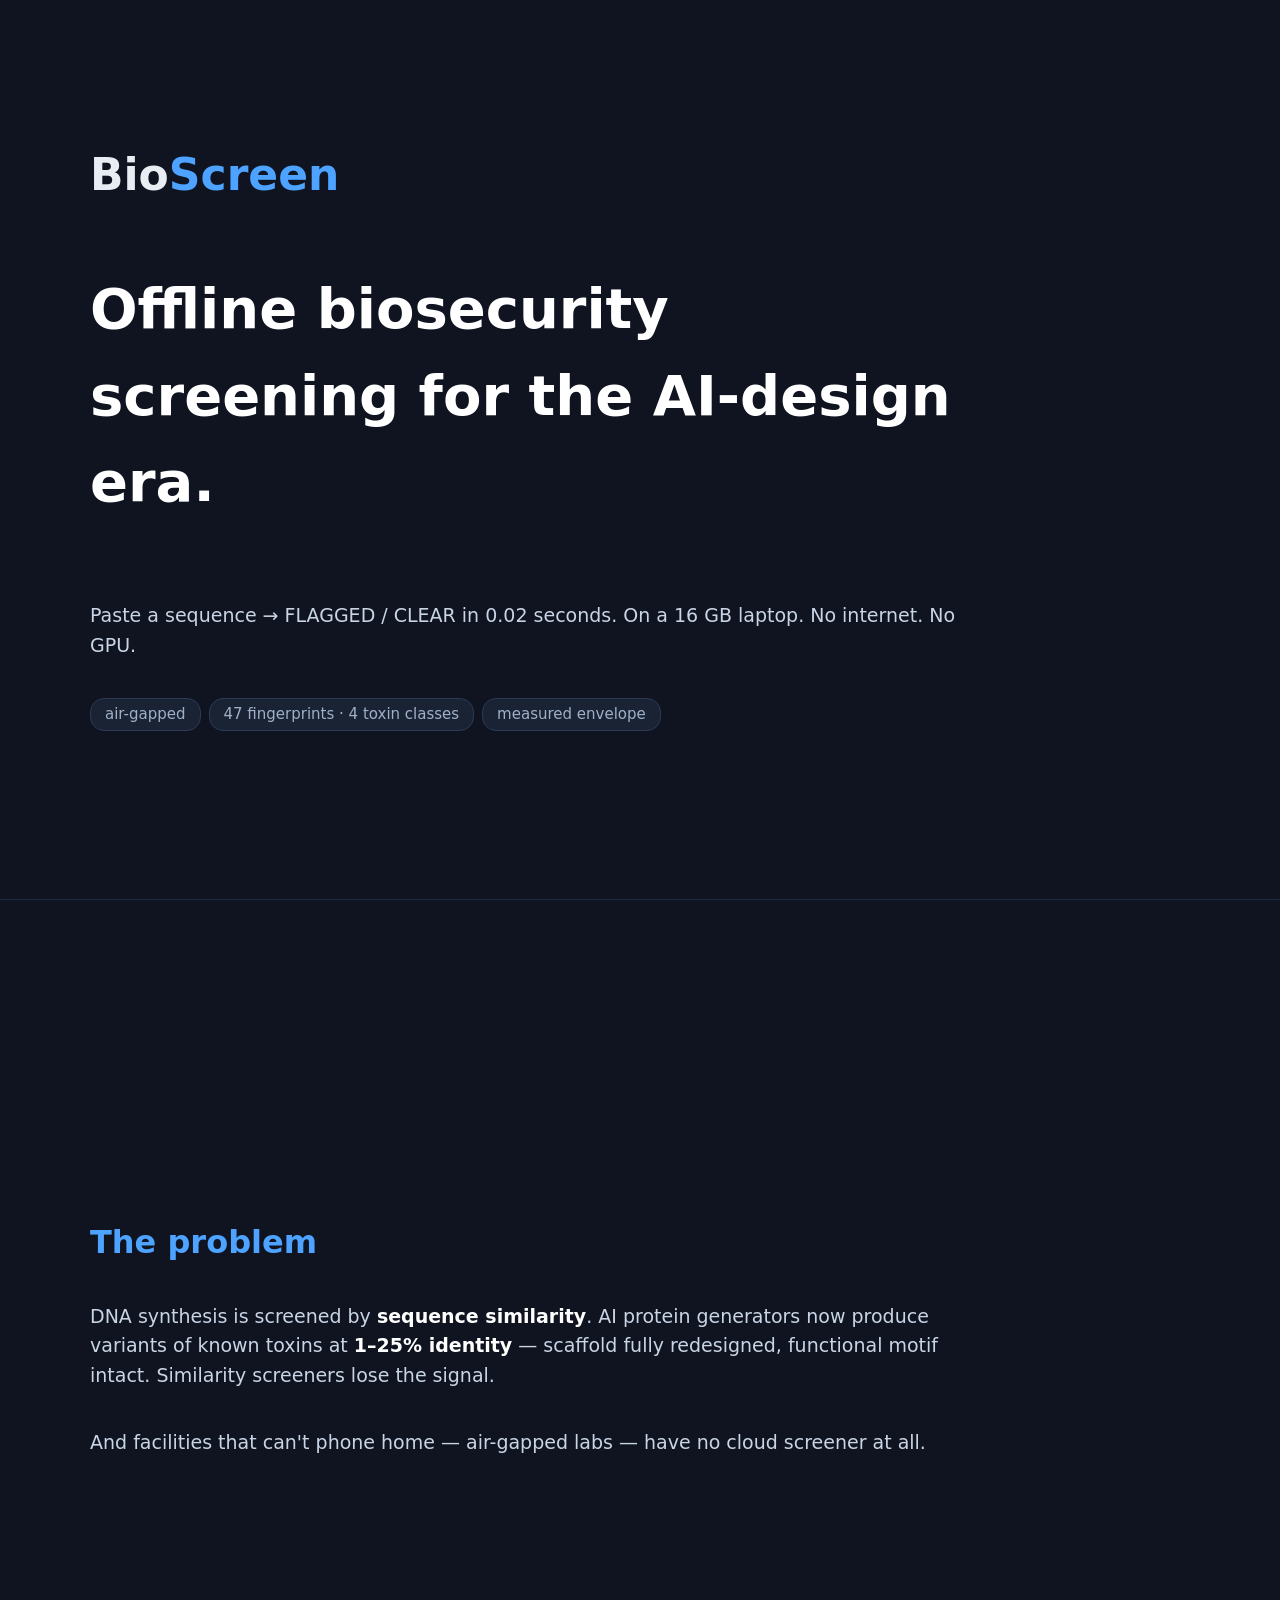
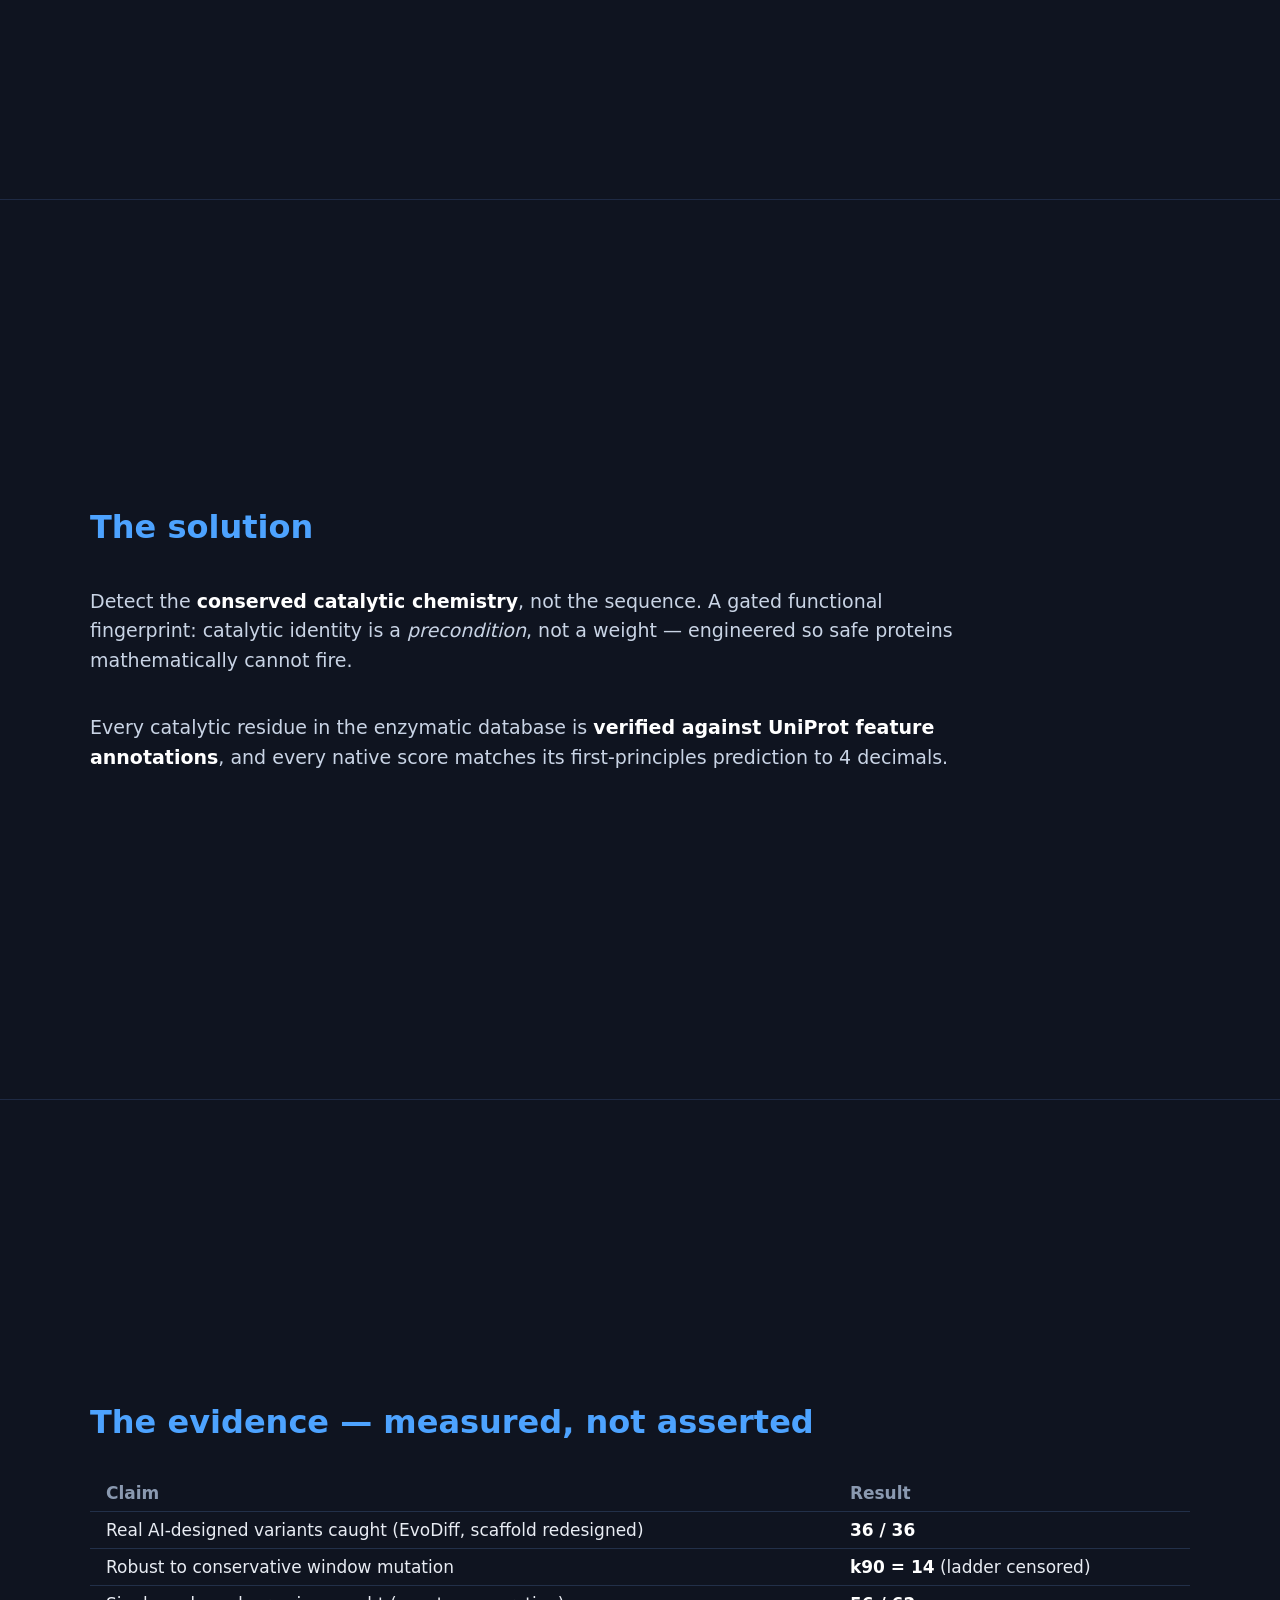
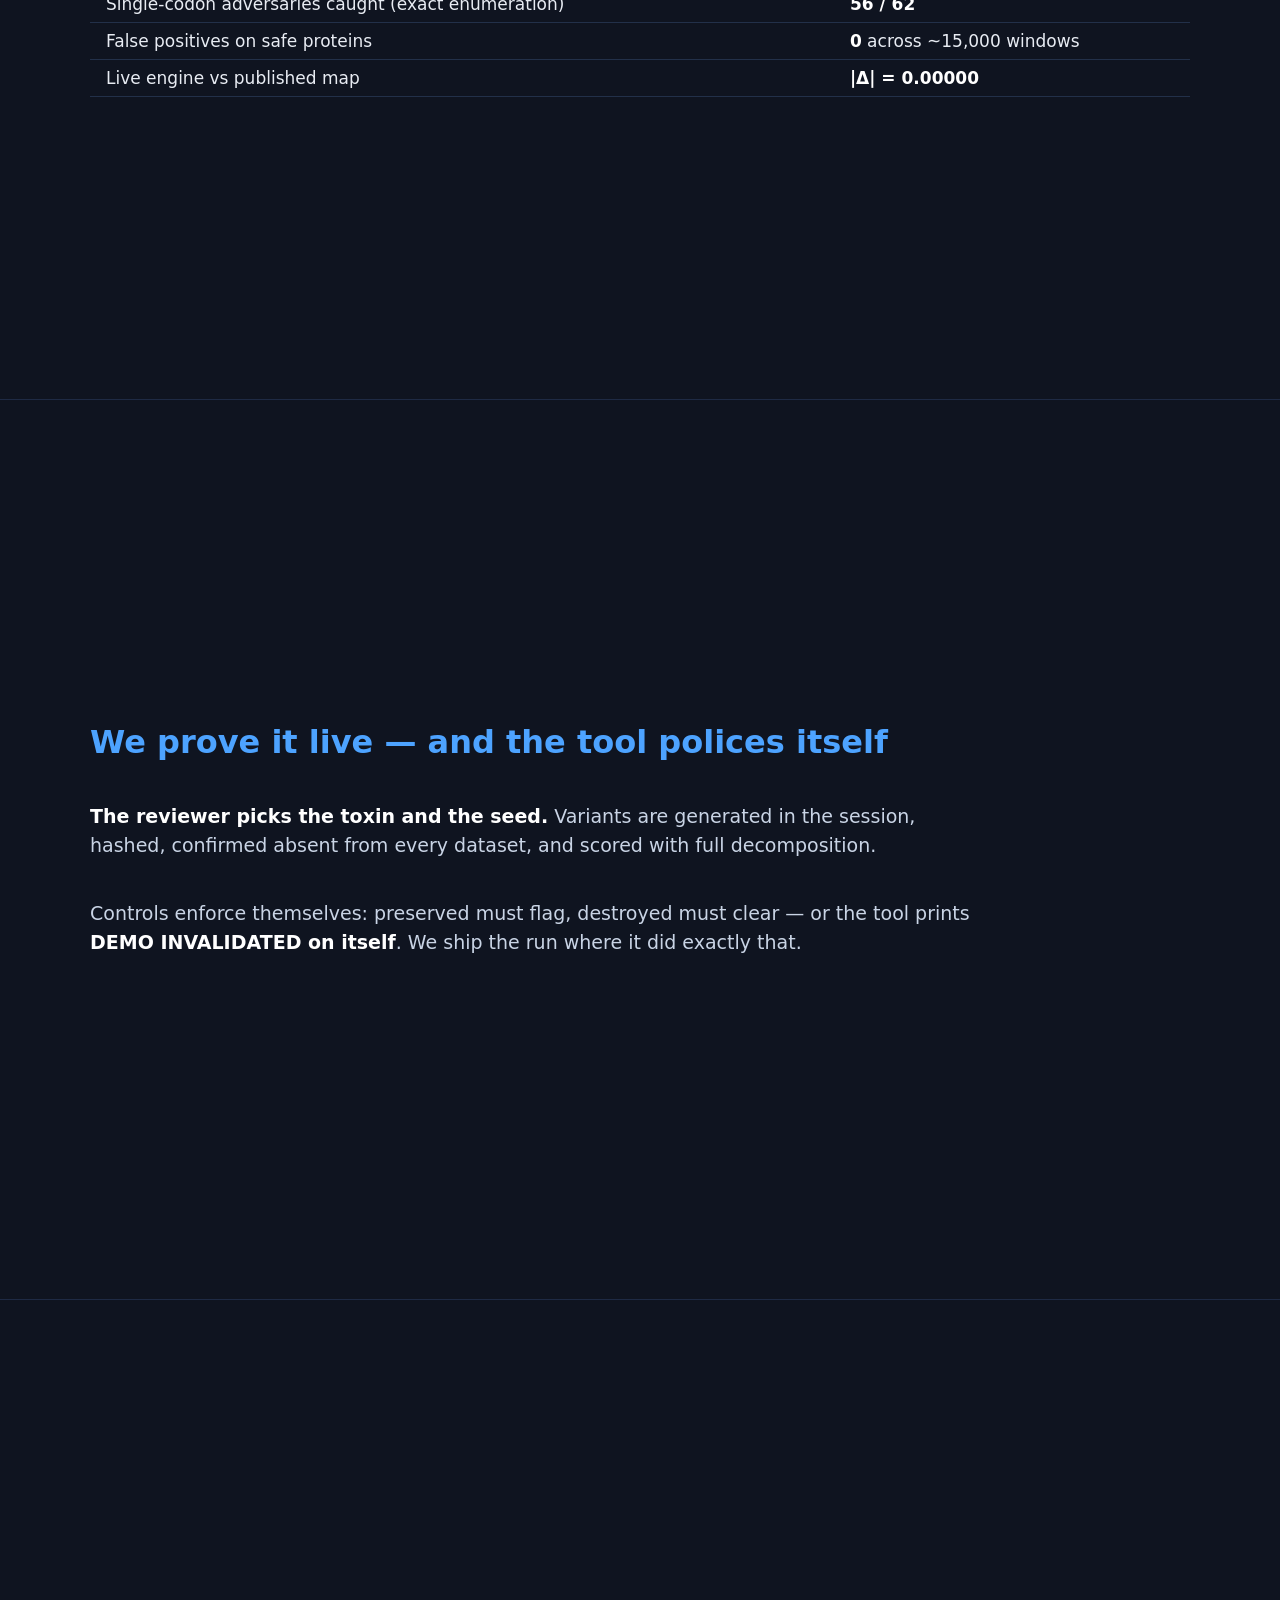
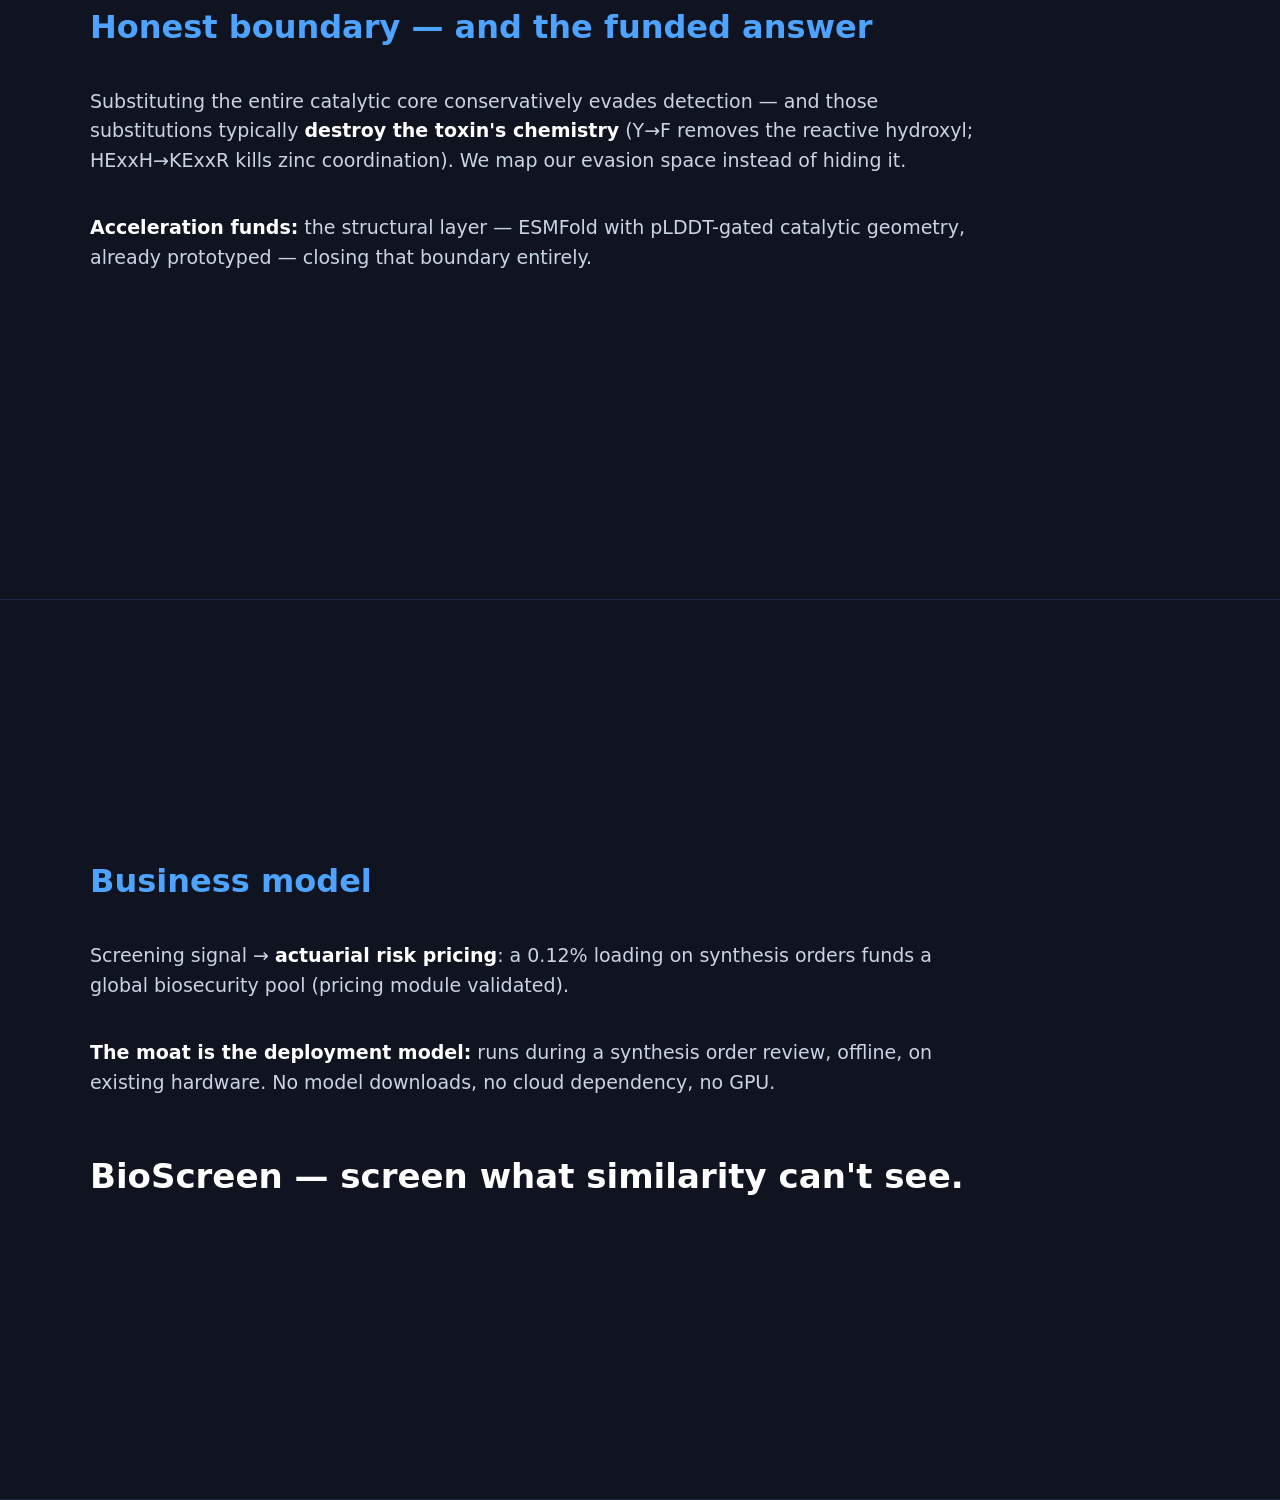
<file: reports/PITCH_DECK.html>
<!doctype html><html><head><meta charset="utf-8"><title>BioScreen — Pitch</title><style>
body{font-family:Segoe UI,system-ui,sans-serif;background:#0f1420;color:#e8ecf3;margin:0}
.slide{min-height:100vh;padding:60px 90px;box-sizing:border-box;border-bottom:1px solid #1e2a44;display:flex;flex-direction:column;justify-content:center}
h1{font-size:44px;margin:0 0 10px}h2{font-size:32px;margin:0 0 22px;color:#4da3ff}
p,li{font-size:19px;line-height:1.55;color:#c9d4e5;max-width:900px}
.big{font-size:56px;font-weight:800;color:#fff}
table{border-collapse:collapse;font-size:17px;margin-top:12px}
td,th{padding:8px 16px;border-bottom:1px solid #223049;text-align:left}
th{color:#8a99b0}b{color:#fff}
.tag{display:inline-block;background:#1a2334;border:1px solid #2c3a55;border-radius:14px;padding:4px 14px;margin-right:8px;font-size:15px;color:#9fb0c8}
</style></head><body>

<section class="slide"><h1>Bio<span style="color:#4da3ff">Screen</span></h1>
<p class="big">Offline biosecurity screening for the AI-design era.</p>
<p>Paste a sequence → FLAGGED / CLEAR in 0.02 seconds. On a 16 GB laptop. No internet. No GPU.</p>
<p><span class="tag">air-gapped</span><span class="tag">47 fingerprints · 4 toxin classes</span><span class="tag">measured envelope</span></p></section>

<section class="slide"><h2>The problem</h2>
<p>DNA synthesis is screened by <b>sequence similarity</b>. AI protein generators now produce variants of known toxins at <b>1–25% identity</b> — scaffold fully redesigned, functional motif intact. Similarity screeners lose the signal.</p>
<p>And facilities that can't phone home — air-gapped labs — have no cloud screener at all.</p></section>

<section class="slide"><h2>The solution</h2>
<p>Detect the <b>conserved catalytic chemistry</b>, not the sequence. A gated functional fingerprint: catalytic identity is a <i>precondition</i>, not a weight — engineered so safe proteins mathematically cannot fire.</p>
<p>Every catalytic residue in the enzymatic database is <b>verified against UniProt feature annotations</b>, and every native score matches its first-principles prediction to 4 decimals.</p></section>

<section class="slide"><h2>The evidence — measured, not asserted</h2>
<table>
<tr><th>Claim</th><th>Result</th></tr>
<tr><td>Real AI-designed variants caught (EvoDiff, scaffold redesigned)</td><td><b>36 / 36</b></td></tr>
<tr><td>Robust to conservative window mutation</td><td><b>k90 = 14</b> (ladder censored)</td></tr>
<tr><td>Single-codon adversaries caught (exact enumeration)</td><td><b>56 / 62</b></td></tr>
<tr><td>False positives on safe proteins</td><td><b>0</b> across ~15,000 windows</td></tr>
<tr><td>Live engine vs published map</td><td><b>|Δ| = 0.00000</b></td></tr>
</table></section>

<section class="slide"><h2>We prove it live — and the tool polices itself</h2>
<p><b>The reviewer picks the toxin and the seed.</b> Variants are generated in the session, hashed, confirmed absent from every dataset, and scored with full decomposition.</p>
<p>Controls enforce themselves: preserved must flag, destroyed must clear — or the tool prints <b>DEMO INVALIDATED on itself</b>. We ship the run where it did exactly that.</p></section>

<section class="slide"><h2>Honest boundary — and the funded answer</h2>
<p>Substituting the entire catalytic core conservatively evades detection — and those substitutions typically <b>destroy the toxin's chemistry</b> (Y→F removes the reactive hydroxyl; HExxH→KExxR kills zinc coordination). We map our evasion space instead of hiding it.</p>
<p><b>Acceleration funds:</b> the structural layer — ESMFold with pLDDT-gated catalytic geometry, already prototyped — closing that boundary entirely.</p></section>

<section class="slide"><h2>Business model</h2>
<p>Screening signal → <b>actuarial risk pricing</b>: a 0.12% loading on synthesis orders funds a global biosecurity pool (pricing module validated).</p>
<p><b>The moat is the deployment model:</b> runs during a synthesis order review, offline, on existing hardware. No model downloads, no cloud dependency, no GPU.</p>
<p class="big" style="font-size:34px">BioScreen — screen what similarity can't see.</p></section>

</body></html>
</file>
